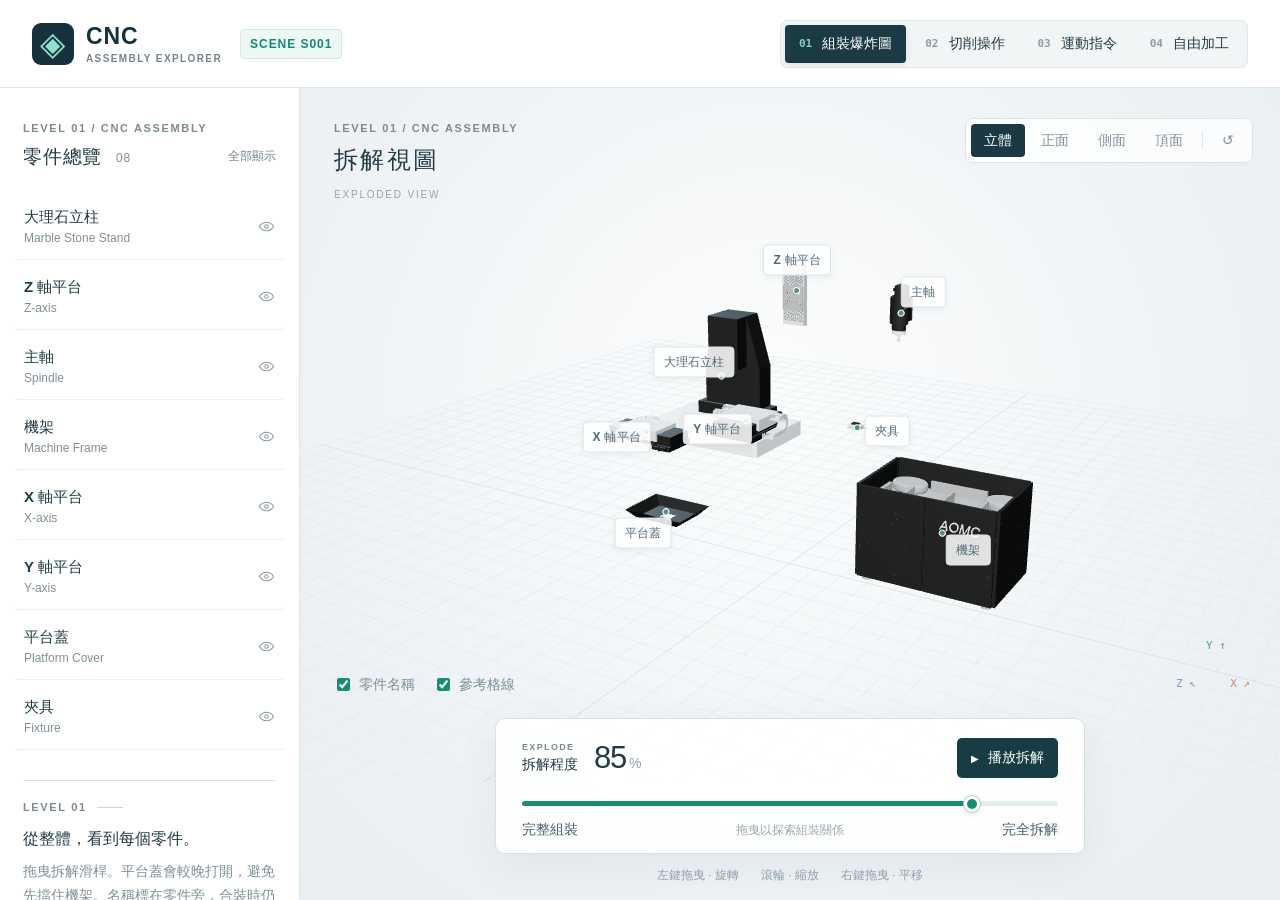
<file: index.html>
<!doctype html>
<html lang="zh-Hant">
<head>
  <meta charset="UTF-8"><meta name="viewport" content="width=device-width, initial-scale=1.0">
  <meta name="theme-color" content="#142e37">
  <title>S001 · CNC 組裝、切削與自由加工</title>
  <meta name="description" content="以 S001 原始模型學習 CNC 組裝、XYZ 手動切削和 A3200 AeroBasic 運動命令，自行編寫程式、預覽刀路，觀察直線、圓弧、貝茲及 PVT 刀痕。">
  <link rel="icon" type="image/svg+xml" href="data:image/svg+xml,%3Csvg xmlns='http://www.w3.org/2000/svg' viewBox='0 0 32 32'%3E%3Crect width='32' height='32' rx='7' fill='%23142e37'/%3E%3Cpath d='m16 5 11 6-11 6L5 11zm-11 12 11 6 11-6M5 23l11 6 11-6' fill='none' stroke='%2378e0cc' stroke-width='2'/%3E%3C/svg%3E">
  <link rel="stylesheet" href="./style.css?v=14">
  <script type="importmap">{"imports":{"three":"./vendor/three.module.js"}}</script>
</head>
<body>
<script>if(new URLSearchParams(location.search).get("demo")==="1")document.body.classList.add("demo-mode");</script>
<div class="demo-caption" id="demo-caption" aria-hidden="true"></div>
  <header class="topbar">
    <a class="brand" href="./" aria-label="CNC 組裝探索首頁"><span class="brandmark" aria-hidden="true">◈</span><span>CNC<span class="brand-sub">ASSEMBLY EXPLORER</span></span></a>
    <div class="project-name"><span class="scene-tag">SCENE S001</span><h1>組裝探索</h1></div>
    <nav class="level-tabs" aria-label="關卡選擇"><button id="level-one" class="level-tab active" aria-pressed="true"><b>01</b>組裝爆炸圖</button><button id="level-two" class="level-tab" aria-pressed="false"><b>02</b>切削操作</button><button id="level-three" class="level-tab" aria-pressed="false"><b>03</b>運動指令</button><button id="level-four" class="level-tab" aria-pressed="false"><b>04</b>自由加工</button></nav>
  </header>
  <main class="workspace">
    <aside class="parts-panel level-one-only" aria-label="零件清單">
      <div class="panel-heading"><div><span class="eyebrow">LEVEL 01 / CNC ASSEMBLY</span><h2>零件總覽 <span>08</span></h2></div><button id="show-all" class="text-button" title="顯示全部零件">全部顯示</button></div>
      <div id="parts" class="parts"></div>
      <section class="detail" aria-live="polite"><div class="detail-title"><span class="eyebrow" id="detail-index">LEVEL 01</span><span class="tiny-rule"></span></div><h3 id="detail-name">從整體，看到每個零件。</h3><p id="detail-description">拖曳拆解滑桿。平台蓋會較晚打開，避免先擋住機架。名稱標在零件旁，合裝時仍可讀。</p><div class="detail-actions" hidden><button id="isolate" class="outline-button">單獨顯示</button><button id="clear-selection" class="text-button">取消選取</button></div></section>
      <footer class="panel-footer"><span>S00 1 / VR2</span><span>3D MODEL STUDY</span></footer>
    </aside>
    <aside class="machining-panel level-two-only" aria-label="第二關加工控制">
      <div class="machine-heading"><span class="eyebrow">LEVEL 02 / MACHINING</span><h2>手動切削</h2><p>按一下微調，按住連續移動。</p></div>
      <div class="coordinates" aria-label="三軸位移，單位毫米"><div><b>X</b><output id="coord-x">0.000</output></div><div><b>Y</b><output id="coord-y">0.000</output></div><div><b>Z</b><output id="coord-z">0.000</output></div><span>相對 S001 初始位置 · mm</span></div>
      <div class="jog-controls" aria-label="六個軸向移動按鈕">
        <div class="jog-row"><span><b>X</b><small>平台</small></span><button class="jog-button" data-axis="x" data-sign="-1" aria-label="X 軸負向移動">X −</button><button class="jog-button" data-axis="x" data-sign="1" aria-label="X 軸正向移動">X ＋</button></div>
        <div class="jog-row"><span><b>Y</b><small>平台</small></span><button class="jog-button" data-axis="y" data-sign="-1" aria-label="Y 軸負向移動">Y −</button><button class="jog-button" data-axis="y" data-sign="1" aria-label="Y 軸正向移動">Y ＋</button></div>
        <div class="jog-row"><span><b>Z</b><small>主軸</small></span><button class="jog-button" data-axis="z" data-sign="-1" aria-label="Z 軸負向移動，下刀">Z −</button><button class="jog-button" data-axis="z" data-sign="1" aria-label="Z 軸正向移動，抬刀">Z ＋</button></div>
      </div>
      <div class="feed-options"><label>單次步距<select id="step"><option value="0.1">0.1 mm</option><option value="1" selected>1 mm</option><option value="5">5 mm</option></select></label><label>連續速度<select id="feed"><option value="2">2 mm/s</option><option value="10" selected>10 mm/s</option><option value="25">25 mm/s</option></select></label></div>
      <button id="spindle" class="spindle-button" aria-pressed="false">啟動主軸</button>
      <p id="cut-hint" class="cut-hint">啟動主軸，按住 Z− 下刀，再用 X／Y 移動工件。</p>
      <div class="machining-measures"><div><span>刀尖距原始頂面</span><output id="tool-gap">26.14 mm</output></div><div><span>最深刀痕</span><output id="cut-depth">0.00 mm</output></div><div><span>已移除體積</span><output id="cut-volume">0.0 mm³</output></div></div>
      <button id="reset-machining" class="reset-machining">↺ 重置位置與工件</button>
      <div class="stock-spec"><b>S001 · Mesh4 / Cutter4</b><span>工件 40 × 60 × 20 mm · 切削半徑 1 mm</span><span>X 帶動 Y 與工件，Z 帶動主軸與刀具。</span></div>
    </aside>
    <aside class="program-panel level-three-only" aria-label="第三關運動命令學習">
      <div class="program-heading"><span class="eyebrow">A3200 / AEROBASIC</span><h2>指令變成刀路</h2><p>6 個主要命令 · 7 種路徑練習</p></div>
      <div class="lesson-picker"><label for="lesson-select">選擇運動課題</label><div><select id="lesson-select"></select><button id="lesson-load">載入範例</button></div></div>
      <div class="lesson-card"><code id="lesson-command"></code><p id="lesson-behavior"></p><p id="lesson-tip"></p><details><summary>參數格式與來源</summary><code id="lesson-syntax"></code><small id="lesson-source"></small></details></div>
      <div class="program-editor-label"><label for="program-editor">AeroBasic 程式</label><span>每行一個命令</span></div>
      <textarea id="program-editor" class="program-editor" spellcheck="false" autocapitalize="off" autocomplete="off" aria-label="AeroBasic 程式編輯器"></textarea>
      <div class="program-options"><label><input id="program-restart" type="checkbox" checked>從初始位置重新加工</label><label><input id="program-cut" type="checkbox" checked>啟用刀具切削</label><label><input id="program-path" type="checkbox" checked>顯示預計路徑</label><label>播放速度<select id="program-speed" aria-label="程式播放速度"><option value="0.5">0.5×</option><option value="1" selected>1×</option><option value="2">2×</option><option value="4">4×</option></select></label></div>
      <div class="program-actions"><button id="program-validate">檢查程式</button><button id="program-run" class="primary">執行程式</button><button id="program-step">逐段執行</button><button id="program-pause" disabled>暫停</button><button id="program-stop" disabled>停止</button><button id="program-reset">重置工件</button></div>
      <p id="program-message" class="program-message" role="status" aria-live="polite"></p>
      <div class="program-progress"><b id="program-current">等待執行</b><span id="program-time">0.0 / 0.0 s</span><progress id="program-progress" max="100" value="0" aria-label="程式進度"></progress></div>
      <div class="program-coordinates"><div>X <output id="program-x">0.000</output></div><div>Y <output id="program-y">0.000</output></div><div>Z <output id="program-z">0.000</output></div><span>S001 軸位移 · mm｜工件頂面 Z ≈ −26.138</span></div>
      <div class="program-results"><span>最深刀痕 <output id="program-depth">0.00 mm</output></span><span>移除體積 <output id="program-volume">0.0 mm³</output></span></div>
      <details class="program-plan"><summary>逐行路徑與時間</summary><div id="program-lines"></div></details>
      <details class="program-reference"><summary>手冊命令與模擬範圍</summary><p>手冊 Motion 主分類列出 39 個條目，包含定位、等待、啟用等功能，並非 39 種刀路。此關呈現其中 6 個主要命令。</p><a href="./manual-reference.html" target="_blank" rel="noopener">查看完整 39 項命令與行為對照 ↗</a><p>ABSOLUTE／INCREMENTAL 切換絕對／增量座標。SECONDS／MINUTES 控制進給時間單位；DWELL 永遠是秒，PVT TIME 永遠是毫秒。</p><p>本關 METRIC＝mm、ENGLISH＝inch；未另設 F 時為 10 mm/s，RAPID 預設各軸 25 mm/s。這些是網頁練習設定。</p><p>依手冊的 AeroBasic 語法模擬路徑與頂面材料移除；未模擬伺服加減速、完整任務排程、切削力或倒扣。G 碼對照涉及 CNC Option，未確認實機授權。未知命令會指出行號，整段不會開始執行。</p></details>
    </aside>
    <aside class="program-panel level-four-only" aria-label="第四關自由加工">
      <div class="program-heading"><span class="eyebrow">LEVEL 04 / FREE MACHINING</span><h2>自由加工</h2><p>寫下自己的程式，確認刀路後開始切削。</p></div>
      <ol class="free-flow" aria-label="自由加工流程"><li class="current" aria-current="step"><b>1</b>輸入程式</li><li><b>2</b>載入刀路</li><li><b>3</b>確認執行</li></ol>
      <div class="program-editor-label"><label for="free-editor">AeroBasic 程式</label><span>每行一個命令</span></div>
      <textarea id="free-editor" class="program-editor" spellcheck="false" autocapitalize="off" autocomplete="off" aria-label="自由加工程式編輯器" placeholder="在此輸入或貼上 AeroBasic 程式。&#10;每行一個命令；載入刀路後再確認執行。"></textarea>
      <p class="free-origin-note">沿用 S001 軸位移：工件頂面約為 Z −26.138 mm；再往負向下刀會切入工件。載入刀路不會移動機台或重置工件。</p>
      <div class="program-options"><label><input id="free-restart" type="checkbox" checked>重置工件，從初始位置加工</label><label><input id="free-cut" type="checkbox" checked>啟用刀具切削</label><label><input id="free-path" type="checkbox" checked>顯示預計路徑</label><label>播放速度<select id="free-speed" aria-label="程式播放速度"><option value="0.5">0.5×</option><option value="1" selected>1×</option><option value="2">2×</option><option value="4">4×</option></select></label></div>
      <div class="program-actions"><button id="free-validate">載入刀路</button><button id="free-run" class="primary" disabled>確認並執行</button><button id="free-step" disabled>確認逐段</button><button id="free-pause" disabled>暫停</button><button id="free-stop" disabled>停止</button><button id="free-reset">重置工件</button></div>
      <p id="free-message" class="program-message" role="status" aria-live="polite"></p>
      <div class="program-progress"><b id="free-current">等待載入刀路</b><span id="free-time">0.0 / 0.0 s</span><progress id="free-progress" max="100" value="0" aria-label="程式進度"></progress></div>
      <div class="program-coordinates"><div>X <output id="free-x">0.000</output></div><div>Y <output id="free-y">0.000</output></div><div>Z <output id="free-z">0.000</output></div><span>S001 軸位移 · mm｜工件頂面 Z ≈ −26.138</span></div>
      <div class="program-results"><span>最深刀痕 <output id="free-depth">0.00 mm</output></span><span>移除體積 <output id="free-volume">0.0 mm³</output></span></div>
      <details class="program-plan"><summary>逐行路徑與時間</summary><div id="free-lines"></div></details>
      <details class="program-reference"><summary>可用命令與座標說明</summary><p>沿用第三關的 AeroBasic 數值命令：LINEAR、RAPID、CW、CCW、BEZIER QUAD／CUBIC、PVT。可混合使用，每行明確寫出命令。</p><p>LINEAR X… Y… Z… F…：直線。CW／CCW X… Y… I… J… F…：圓弧，I／J 是相對起點的圓心偏移。完整參數可在第三關查看。</p><p>ABSOLUTE／INCREMENTAL 切換絕對／增量座標；METRIC＝mm、ENGLISH＝inch。SECONDS／MINUTES 控制進給單位；DWELL 永遠是秒，PVT TIME 永遠是毫秒。</p><p>預設 METRIC、SECONDS、ABSOLUTE，F 為 10 mm/s。取消「重置工件」可從目前位置接續加工；修改程式或設定後，請重新載入刀路。</p><p>依 A3200 手冊模擬路徑與頂面切削。支援數值參數，不支援變數、迴圈、完整 CNC G 碼或倒扣；不支援的命令會顯示行號並阻止執行。</p><a href="./manual-reference.html" target="_blank" rel="noopener">查看完整 39 項命令與行為對照 ↗</a></details>
    </aside>
    <section class="viewer" aria-label="CNC 三維模型與加工視圖">
      <div class="viewport-heading"><div><span class="eyebrow" id="viewport-eyebrow">LEVEL 01 / CNC ASSEMBLY</span><h2 id="view-title">拆解視圖</h2></div><span id="view-state">EXPLODED VIEW</span></div>
      <div class="machine-view-switch machining-view"><button id="closeup" class="active">加工近景</button><button id="whole-machine">完整機台</button></div>
      <div class="view-tools" role="group" aria-label="視角"><button class="view-button active" data-view="iso">立體</button><button class="view-button" data-view="front">正面</button><button class="view-button" data-view="side">側面</button><button class="view-button" data-view="top">頂面</button><span class="tool-divider"></span><button id="reset-view" class="view-button" title="重設視角">↺<span class="sr-only">重設視角</span></button></div>
      <div id="canvas-wrap"><canvas id="canvas" aria-label="可拖曳旋轉的 CNC 模型" tabindex="0"></canvas><div id="labels" aria-hidden="true"></div></div>
      <div id="loading" class="loading"><span class="loader"></span><strong>正在載入 CNC 模型</strong><span>還原場景中的零件與位置</span></div>
      <div class="viewer-options level-one-only"><label><input id="labels-toggle" type="checkbox" checked>零件名稱</label><label><input id="grid-toggle" type="checkbox" checked>參考格線</label></div>
      <div class="axis-key" aria-hidden="true"><span class="axis-y">Y ↑</span><span class="axis-x">X ↗</span><span class="axis-z">Z ↖</span></div>
      <div class="explode-dock level-one-only">
        <div class="dock-top"><div class="dock-title"><span class="eyebrow">EXPLODE</span><label for="explode">拆解程度</label></div><output id="explode-value" for="explode">85<span>%</span></output><button id="play" class="play-button" aria-label="播放組裝與拆解動畫"><span id="play-icon">▶</span><span id="play-text">播放拆解</span></button></div>
        <input id="explode" type="range" min="0" max="100" value="85" step="1" aria-label="拆解程度">
        <div class="dock-bottom"><button id="assemble">完整組裝</button><span>拖曳以探索組裝關係</span><button id="explode-all">完全拆解</button></div>
      </div>
      <div class="cutting-status machining-view"><span id="machine-status">主軸停止</span><span class="cut-legend">青綠色標示已切削表面</span></div>
      <div class="interaction-hint"><span>左鍵拖曳 · 旋轉</span><span>滾輪 · 縮放</span><span>右鍵拖曳 · 平移</span></div>
      <div id="status" class="sr-only" role="status" aria-live="polite"></div>
    </section>
  </main>
  <script type="module" src="./app.js?v=15"></script>
</body>
</html>
</file>
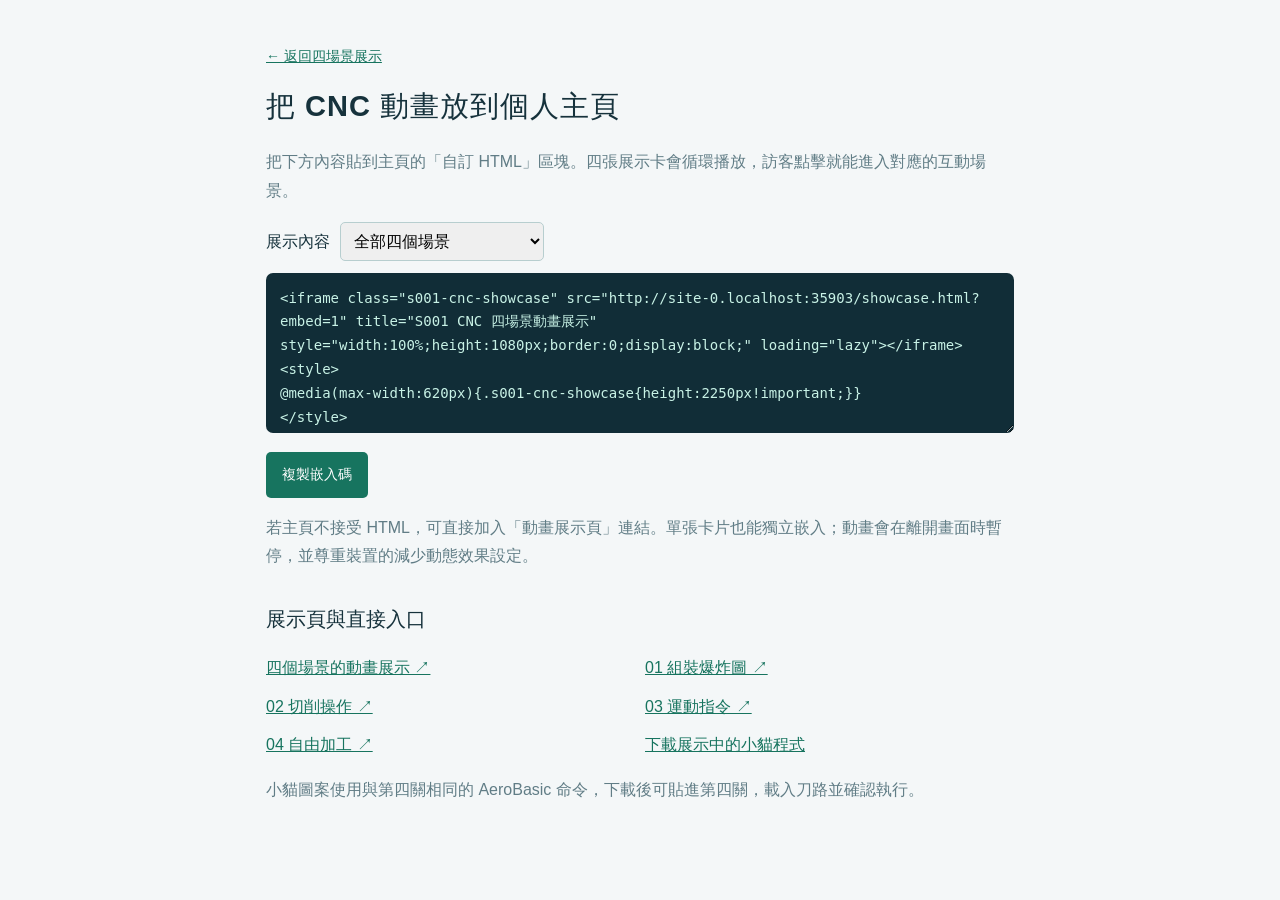
<file: embed.html>
<!doctype html>
<html lang="zh-Hant"><head><meta charset="utf-8"><meta name="viewport" content="width=device-width,initial-scale=1"><title>CNC 展示動畫 · 放到個人主頁</title><link rel="stylesheet" href="./showcase.css?v=1"><link rel="icon" href="data:image/svg+xml,%3Csvg xmlns='http://www.w3.org/2000/svg' viewBox='0 0 32 32'%3E%3Crect width='32' height='32' rx='7' fill='%23142e37'/%3E%3Cpath d='m16 5 11 6-11 6L5 11zm-11 12 11 6 11-6M5 23l11 6 11-6' fill='none' stroke='%2378e0cc' stroke-width='2'/%3E%3C/svg%3E"></head>
<body><main class="embed-guide"><a class="back" href="./showcase.html">← 返回四場景展示</a><h1>把 CNC 動畫放到個人主頁</h1><p>把下方內容貼到主頁的「自訂 HTML」區塊。四張展示卡會循環播放，訪客點擊就能進入對應的互動場景。</p>
<label for="embed-scene">展示內容</label><select id="embed-scene"><option value="all">全部四個場景</option><option value="1">01 組裝爆炸圖</option><option value="2">02 切削操作</option><option value="3">03 運動指令</option><option value="4">04 自由加工 · 小貓圖案</option></select>
<textarea id="embed-code" readonly aria-label="可複製的嵌入 HTML"></textarea><button id="copy-embed">複製嵌入碼</button><p id="copy-status" role="status"></p>
<p>若主頁不接受 HTML，可直接加入「動畫展示頁」連結。單張卡片也能獨立嵌入；動畫會在離開畫面時暫停，並尊重裝置的減少動態效果設定。</p>
<h2>展示頁與直接入口</h2><div class="links"><a href="./showcase.html">四個場景的動畫展示 ↗</a><a href="./?scene=1">01 組裝爆炸圖 ↗</a><a href="./?scene=2">02 切削操作 ↗</a><a href="./?scene=3">03 運動指令 ↗</a><a href="./?scene=4">04 自由加工 ↗</a><a href="./cat-program.txt" download>下載展示中的小貓程式</a></div>
<p>小貓圖案使用與第四關相同的 AeroBasic 命令，下載後可貼進第四關，載入刀路並確認執行。</p></main><script type="module" src="./embed.js"></script></body></html>
</file>
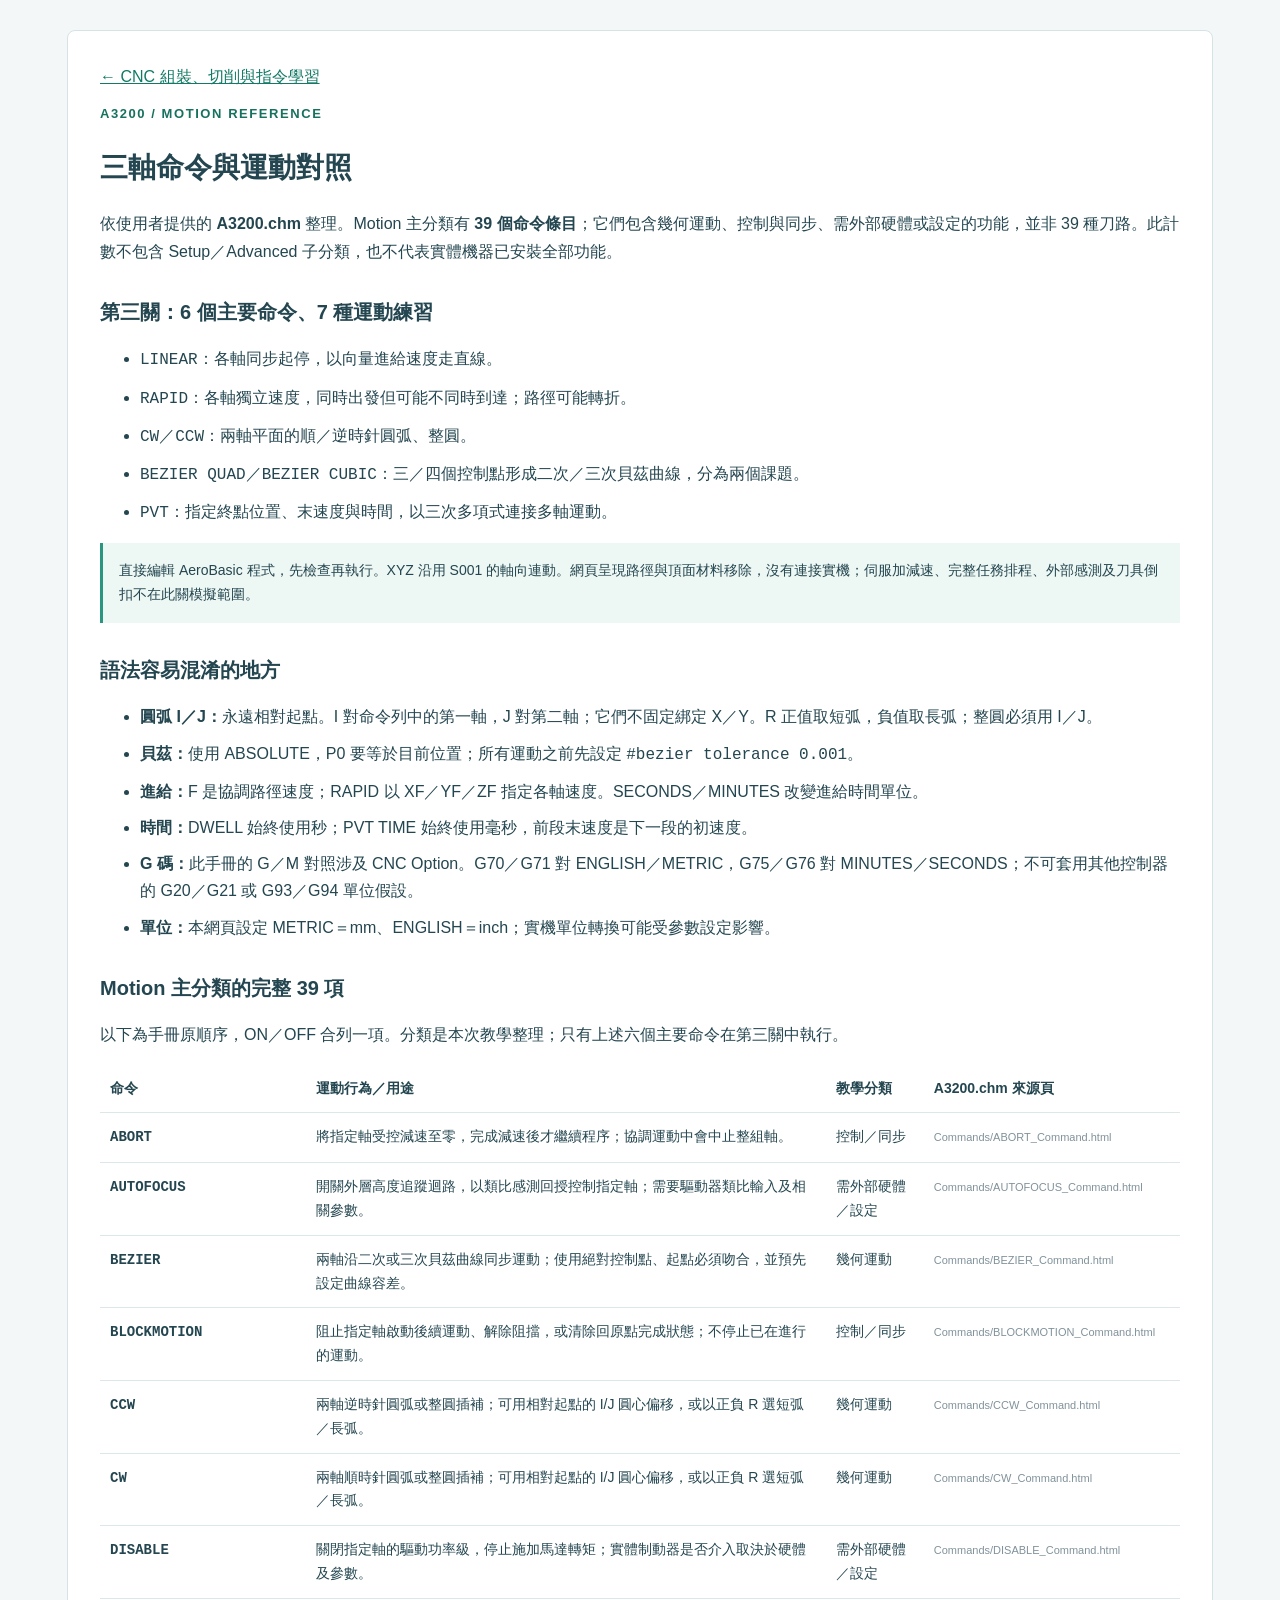
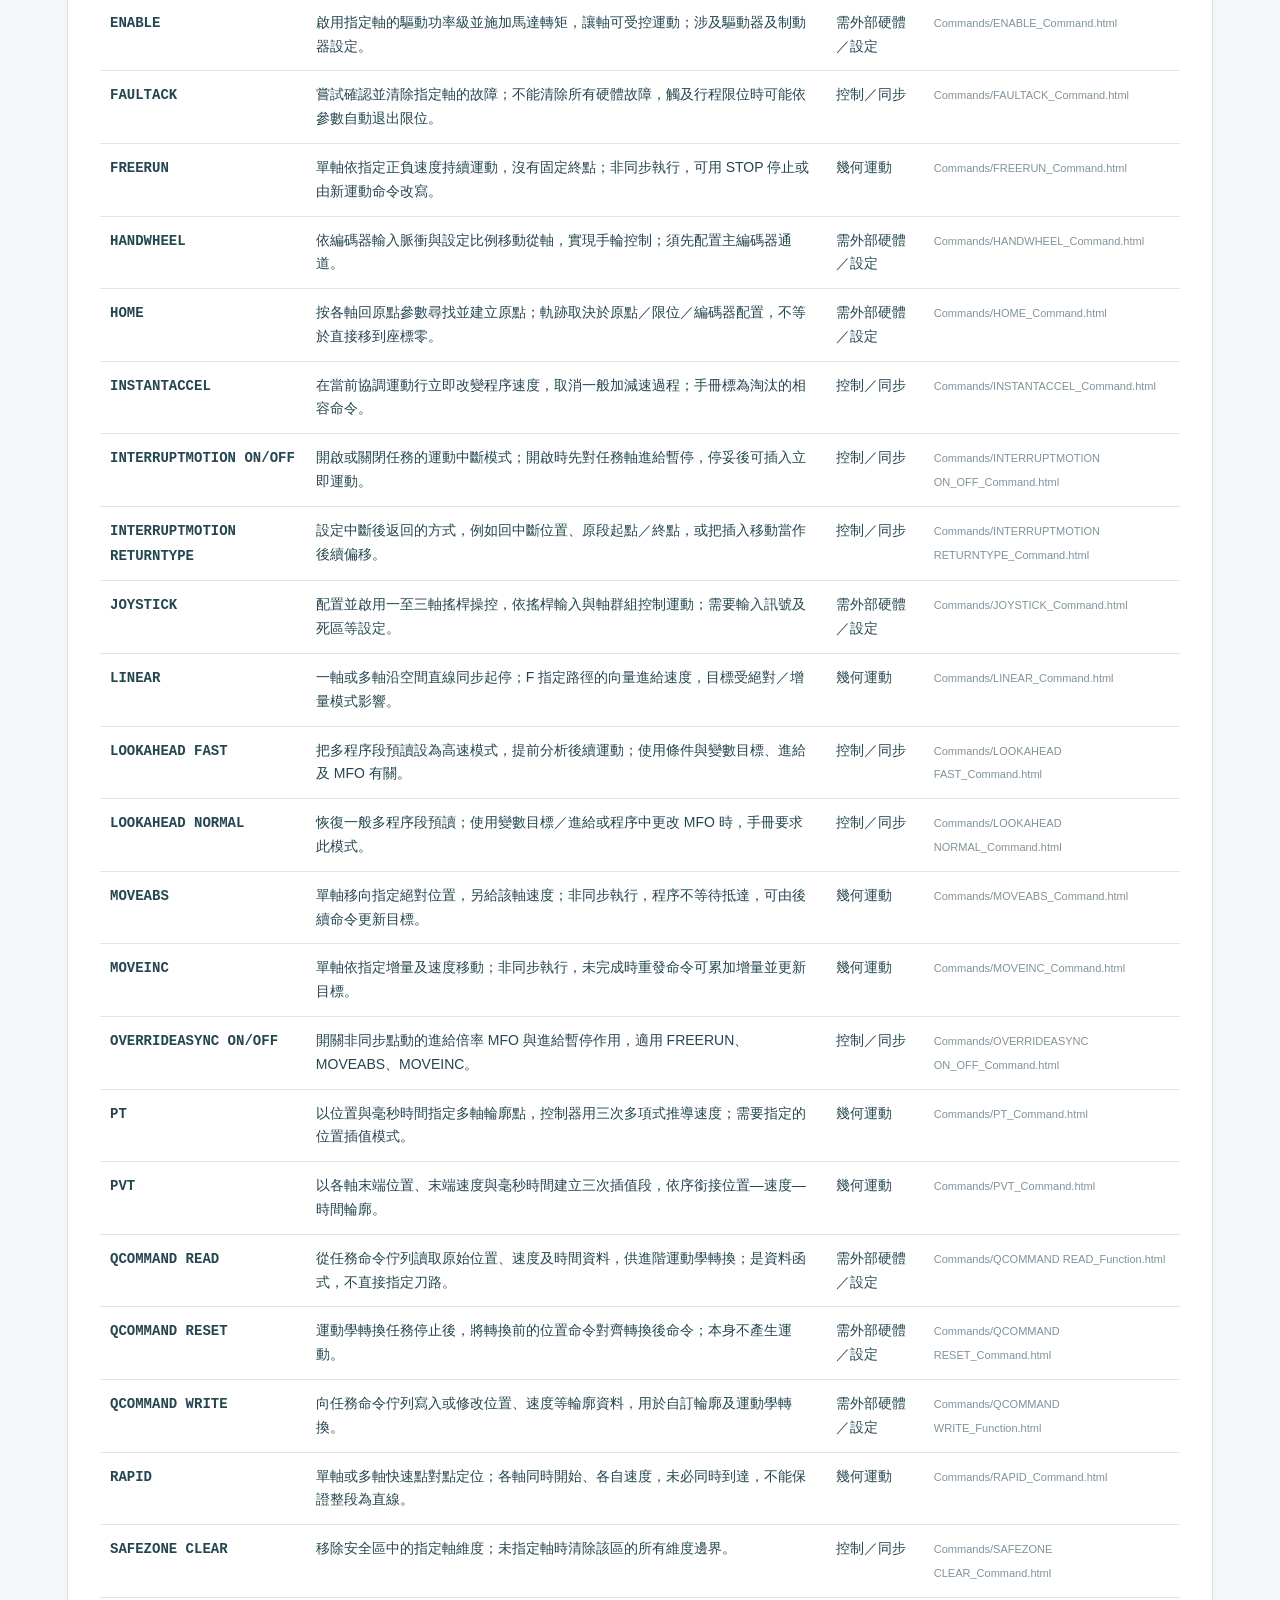
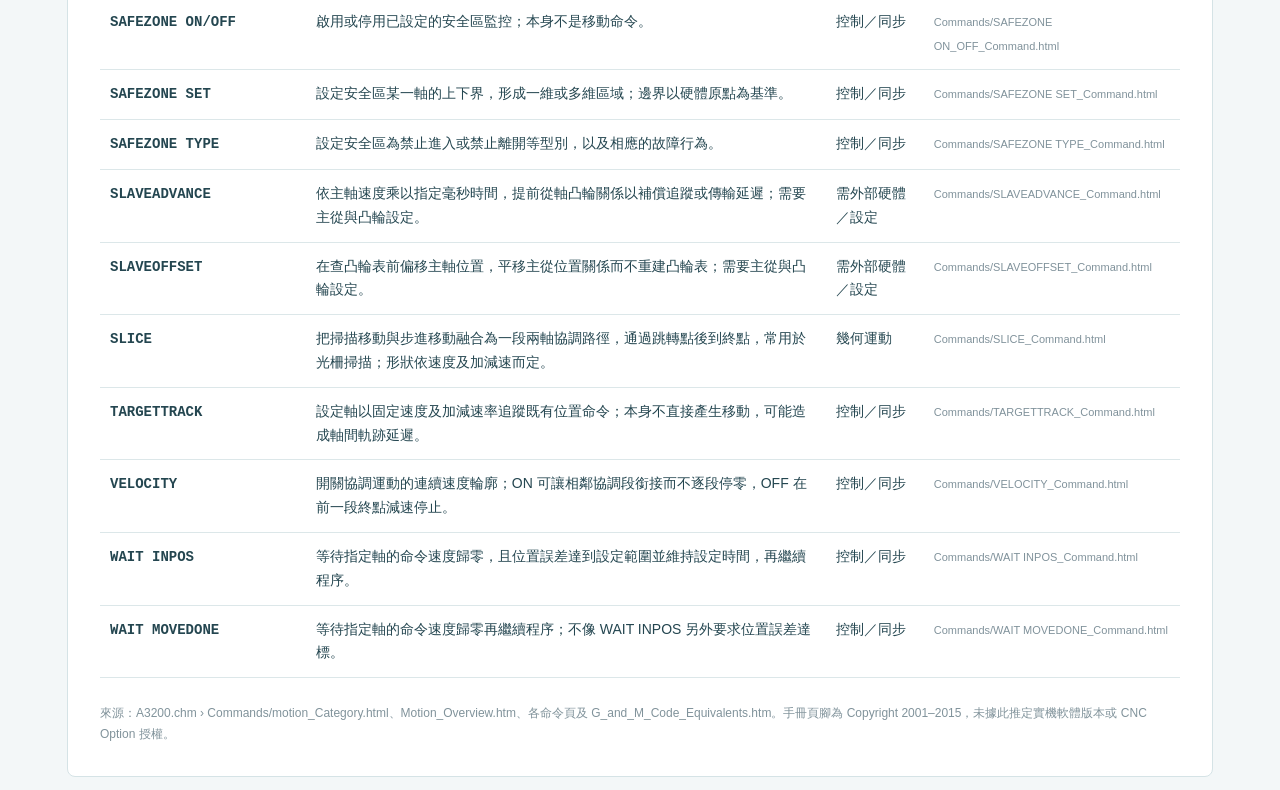
<file: manual-reference.html>
<!doctype html><html lang="zh-Hant"><meta charset="utf-8"><meta name="viewport" content="width=device-width,initial-scale=1"><title>A3200 三軸命令與運動對照</title><style>body{font-family:"Segoe UI","Microsoft JhengHei",sans-serif;color:#244650;background:#f3f7f8;margin:0;padding:30px 20px;line-height:1.7}main{max-width:1080px;margin:auto;background:white;padding:32px;border:1px solid #d5e3e6;border-radius:8px}a{color:#137a66}h1{font-size:28px}h2{font-size:20px;margin-top:30px}.badge{color:#17715f;font-size:13px;font-weight:700;letter-spacing:.12em}table{width:100%;border-collapse:collapse;font-size:14px}th,td{text-align:left;padding:12px 10px;border-bottom:1px solid #dce7e9;vertical-align:top}th{font-weight:600}td small{font-size:11px;color:#80929b;overflow-wrap:anywhere}.table-wrap{overflow:auto}code{font-family:Consolas,monospace}li{margin:9px 0}.note{padding:16px;border-left:3px solid #2a9680;background:#edf7f3;font-size:14px}footer{font-size:12px;color:#81939b;margin-top:25px}@media(max-width:650px){body{padding:12px}main{padding:18px}h1{font-size:22px}table{min-width:700px}}</style><main><a href="./">← CNC 組裝、切削與指令學習</a><p class="badge">A3200 / MOTION REFERENCE</p><h1>三軸命令與運動對照</h1><p>依使用者提供的 <b>A3200.chm</b> 整理。Motion 主分類有 <b>39 個命令條目</b>；它們包含幾何運動、控制與同步、需外部硬體或設定的功能，並非 39 種刀路。此計數不包含 Setup／Advanced 子分類，也不代表實體機器已安裝全部功能。</p><h2>第三關：6 個主要命令、7 種運動練習</h2><ul><li><code>LINEAR</code>：各軸同步起停，以向量進給速度走直線。</li><li><code>RAPID</code>：各軸獨立速度，同時出發但可能不同時到達；路徑可能轉折。</li><li><code>CW</code>／<code>CCW</code>：兩軸平面的順／逆時針圓弧、整圓。</li><li><code>BEZIER QUAD</code>／<code>BEZIER CUBIC</code>：三／四個控制點形成二次／三次貝茲曲線，分為兩個課題。</li><li><code>PVT</code>：指定終點位置、末速度與時間，以三次多項式連接多軸運動。</li></ul><div class="note">直接編輯 AeroBasic 程式，先檢查再執行。XYZ 沿用 S001 的軸向連動。網頁呈現路徑與頂面材料移除，沒有連接實機；伺服加減速、完整任務排程、外部感測及刀具倒扣不在此關模擬範圍。</div><h2>語法容易混淆的地方</h2><ul><li><b>圓弧 I／J：</b>永遠相對起點。I 對命令列中的第一軸，J 對第二軸；它們不固定綁定 X／Y。R 正值取短弧，負值取長弧；整圓必須用 I／J。</li><li><b>貝茲：</b>使用 ABSOLUTE，P0 要等於目前位置；所有運動之前先設定 <code>#bezier tolerance 0.001</code>。</li><li><b>進給：</b>F 是協調路徑速度；RAPID 以 XF／YF／ZF 指定各軸速度。SECONDS／MINUTES 改變進給時間單位。</li><li><b>時間：</b>DWELL 始終使用秒；PVT TIME 始終使用毫秒，前段末速度是下一段的初速度。</li><li><b>G 碼：</b>此手冊的 G／M 對照涉及 CNC Option。G70／G71 對 ENGLISH／METRIC，G75／G76 對 MINUTES／SECONDS；不可套用其他控制器的 G20／G21 或 G93／G94 單位假設。</li><li><b>單位：</b>本網頁設定 METRIC＝mm、ENGLISH＝inch；實機單位轉換可能受參數設定影響。</li></ul><h2>Motion 主分類的完整 39 項</h2><p>以下為手冊原順序，ON／OFF 合列一項。分類是本次教學整理；只有上述六個主要命令在第三關中執行。</p><div class="table-wrap"><table><thead><tr><th>命令</th><th>運動行為／用途</th><th>教學分類</th><th>A3200.chm 來源頁</th></tr></thead><tbody><tr><th><code>ABORT</code></th><td>將指定軸受控減速至零，完成減速後才繼續程序；協調運動中會中止整組軸。</td><td>控制／同步</td><td><small>Commands/ABORT_Command.html</small></td></tr><tr><th><code>AUTOFOCUS</code></th><td>開關外層高度追蹤迴路，以類比感測回授控制指定軸；需要驅動器類比輸入及相關參數。</td><td>需外部硬體／設定</td><td><small>Commands/AUTOFOCUS_Command.html</small></td></tr><tr><th><code>BEZIER</code></th><td>兩軸沿二次或三次貝茲曲線同步運動；使用絕對控制點、起點必須吻合，並預先設定曲線容差。</td><td>幾何運動</td><td><small>Commands/BEZIER_Command.html</small></td></tr><tr><th><code>BLOCKMOTION</code></th><td>阻止指定軸啟動後續運動、解除阻擋，或清除回原點完成狀態；不停止已在進行的運動。</td><td>控制／同步</td><td><small>Commands/BLOCKMOTION_Command.html</small></td></tr><tr><th><code>CCW</code></th><td>兩軸逆時針圓弧或整圓插補；可用相對起點的 I/J 圓心偏移，或以正負 R 選短弧／長弧。</td><td>幾何運動</td><td><small>Commands/CCW_Command.html</small></td></tr><tr><th><code>CW</code></th><td>兩軸順時針圓弧或整圓插補；可用相對起點的 I/J 圓心偏移，或以正負 R 選短弧／長弧。</td><td>幾何運動</td><td><small>Commands/CW_Command.html</small></td></tr><tr><th><code>DISABLE</code></th><td>關閉指定軸的驅動功率級，停止施加馬達轉矩；實體制動器是否介入取決於硬體及參數。</td><td>需外部硬體／設定</td><td><small>Commands/DISABLE_Command.html</small></td></tr><tr><th><code>ENABLE</code></th><td>啟用指定軸的驅動功率級並施加馬達轉矩，讓軸可受控運動；涉及驅動器及制動器設定。</td><td>需外部硬體／設定</td><td><small>Commands/ENABLE_Command.html</small></td></tr><tr><th><code>FAULTACK</code></th><td>嘗試確認並清除指定軸的故障；不能清除所有硬體故障，觸及行程限位時可能依參數自動退出限位。</td><td>控制／同步</td><td><small>Commands/FAULTACK_Command.html</small></td></tr><tr><th><code>FREERUN</code></th><td>單軸依指定正負速度持續運動，沒有固定終點；非同步執行，可用 STOP 停止或由新運動命令改寫。</td><td>幾何運動</td><td><small>Commands/FREERUN_Command.html</small></td></tr><tr><th><code>HANDWHEEL</code></th><td>依編碼器輸入脈衝與設定比例移動從軸，實現手輪控制；須先配置主編碼器通道。</td><td>需外部硬體／設定</td><td><small>Commands/HANDWHEEL_Command.html</small></td></tr><tr><th><code>HOME</code></th><td>按各軸回原點參數尋找並建立原點；軌跡取決於原點／限位／編碼器配置，不等於直接移到座標零。</td><td>需外部硬體／設定</td><td><small>Commands/HOME_Command.html</small></td></tr><tr><th><code>INSTANTACCEL</code></th><td>在當前協調運動行立即改變程序速度，取消一般加減速過程；手冊標為淘汰的相容命令。</td><td>控制／同步</td><td><small>Commands/INSTANTACCEL_Command.html</small></td></tr><tr><th><code>INTERRUPTMOTION ON/OFF</code></th><td>開啟或關閉任務的運動中斷模式；開啟時先對任務軸進給暫停，停妥後可插入立即運動。</td><td>控制／同步</td><td><small>Commands/INTERRUPTMOTION ON_OFF_Command.html</small></td></tr><tr><th><code>INTERRUPTMOTION RETURNTYPE</code></th><td>設定中斷後返回的方式，例如回中斷位置、原段起點／終點，或把插入移動當作後續偏移。</td><td>控制／同步</td><td><small>Commands/INTERRUPTMOTION RETURNTYPE_Command.html</small></td></tr><tr><th><code>JOYSTICK</code></th><td>配置並啟用一至三軸搖桿操控，依搖桿輸入與軸群組控制運動；需要輸入訊號及死區等設定。</td><td>需外部硬體／設定</td><td><small>Commands/JOYSTICK_Command.html</small></td></tr><tr><th><code>LINEAR</code></th><td>一軸或多軸沿空間直線同步起停；F 指定路徑的向量進給速度，目標受絕對／增量模式影響。</td><td>幾何運動</td><td><small>Commands/LINEAR_Command.html</small></td></tr><tr><th><code>LOOKAHEAD FAST</code></th><td>把多程序段預讀設為高速模式，提前分析後續運動；使用條件與變數目標、進給及 MFO 有關。</td><td>控制／同步</td><td><small>Commands/LOOKAHEAD FAST_Command.html</small></td></tr><tr><th><code>LOOKAHEAD NORMAL</code></th><td>恢復一般多程序段預讀；使用變數目標／進給或程序中更改 MFO 時，手冊要求此模式。</td><td>控制／同步</td><td><small>Commands/LOOKAHEAD NORMAL_Command.html</small></td></tr><tr><th><code>MOVEABS</code></th><td>單軸移向指定絕對位置，另給該軸速度；非同步執行，程序不等待抵達，可由後續命令更新目標。</td><td>幾何運動</td><td><small>Commands/MOVEABS_Command.html</small></td></tr><tr><th><code>MOVEINC</code></th><td>單軸依指定增量及速度移動；非同步執行，未完成時重發命令可累加增量並更新目標。</td><td>幾何運動</td><td><small>Commands/MOVEINC_Command.html</small></td></tr><tr><th><code>OVERRIDEASYNC ON/OFF</code></th><td>開關非同步點動的進給倍率 MFO 與進給暫停作用，適用 FREERUN、MOVEABS、MOVEINC。</td><td>控制／同步</td><td><small>Commands/OVERRIDEASYNC ON_OFF_Command.html</small></td></tr><tr><th><code>PT</code></th><td>以位置與毫秒時間指定多軸輪廓點，控制器用三次多項式推導速度；需要指定的位置插值模式。</td><td>幾何運動</td><td><small>Commands/PT_Command.html</small></td></tr><tr><th><code>PVT</code></th><td>以各軸末端位置、末端速度與毫秒時間建立三次插值段，依序銜接位置—速度—時間輪廓。</td><td>幾何運動</td><td><small>Commands/PVT_Command.html</small></td></tr><tr><th><code>QCOMMAND READ</code></th><td>從任務命令佇列讀取原始位置、速度及時間資料，供進階運動學轉換；是資料函式，不直接指定刀路。</td><td>需外部硬體／設定</td><td><small>Commands/QCOMMAND READ_Function.html</small></td></tr><tr><th><code>QCOMMAND RESET</code></th><td>運動學轉換任務停止後，將轉換前的位置命令對齊轉換後命令；本身不產生運動。</td><td>需外部硬體／設定</td><td><small>Commands/QCOMMAND RESET_Command.html</small></td></tr><tr><th><code>QCOMMAND WRITE</code></th><td>向任務命令佇列寫入或修改位置、速度等輪廓資料，用於自訂輪廓及運動學轉換。</td><td>需外部硬體／設定</td><td><small>Commands/QCOMMAND WRITE_Function.html</small></td></tr><tr><th><code>RAPID</code></th><td>單軸或多軸快速點對點定位；各軸同時開始、各自速度，未必同時到達，不能保證整段為直線。</td><td>幾何運動</td><td><small>Commands/RAPID_Command.html</small></td></tr><tr><th><code>SAFEZONE CLEAR</code></th><td>移除安全區中的指定軸維度；未指定軸時清除該區的所有維度邊界。</td><td>控制／同步</td><td><small>Commands/SAFEZONE CLEAR_Command.html</small></td></tr><tr><th><code>SAFEZONE ON/OFF</code></th><td>啟用或停用已設定的安全區監控；本身不是移動命令。</td><td>控制／同步</td><td><small>Commands/SAFEZONE ON_OFF_Command.html</small></td></tr><tr><th><code>SAFEZONE SET</code></th><td>設定安全區某一軸的上下界，形成一維或多維區域；邊界以硬體原點為基準。</td><td>控制／同步</td><td><small>Commands/SAFEZONE SET_Command.html</small></td></tr><tr><th><code>SAFEZONE TYPE</code></th><td>設定安全區為禁止進入或禁止離開等型別，以及相應的故障行為。</td><td>控制／同步</td><td><small>Commands/SAFEZONE TYPE_Command.html</small></td></tr><tr><th><code>SLAVEADVANCE</code></th><td>依主軸速度乘以指定毫秒時間，提前從軸凸輪關係以補償追蹤或傳輸延遲；需要主從與凸輪設定。</td><td>需外部硬體／設定</td><td><small>Commands/SLAVEADVANCE_Command.html</small></td></tr><tr><th><code>SLAVEOFFSET</code></th><td>在查凸輪表前偏移主軸位置，平移主從位置關係而不重建凸輪表；需要主從與凸輪設定。</td><td>需外部硬體／設定</td><td><small>Commands/SLAVEOFFSET_Command.html</small></td></tr><tr><th><code>SLICE</code></th><td>把掃描移動與步進移動融合為一段兩軸協調路徑，通過跳轉點後到終點，常用於光柵掃描；形狀依速度及加減速而定。</td><td>幾何運動</td><td><small>Commands/SLICE_Command.html</small></td></tr><tr><th><code>TARGETTRACK</code></th><td>設定軸以固定速度及加減速率追蹤既有位置命令；本身不直接產生移動，可能造成軸間軌跡延遲。</td><td>控制／同步</td><td><small>Commands/TARGETTRACK_Command.html</small></td></tr><tr><th><code>VELOCITY</code></th><td>開關協調運動的連續速度輪廓；ON 可讓相鄰協調段銜接而不逐段停零，OFF 在前一段終點減速停止。</td><td>控制／同步</td><td><small>Commands/VELOCITY_Command.html</small></td></tr><tr><th><code>WAIT INPOS</code></th><td>等待指定軸的命令速度歸零，且位置誤差達到設定範圍並維持設定時間，再繼續程序。</td><td>控制／同步</td><td><small>Commands/WAIT INPOS_Command.html</small></td></tr><tr><th><code>WAIT MOVEDONE</code></th><td>等待指定軸的命令速度歸零再繼續程序；不像 WAIT INPOS 另外要求位置誤差達標。</td><td>控制／同步</td><td><small>Commands/WAIT MOVEDONE_Command.html</small></td></tr></tbody></table></div><footer>來源：A3200.chm › Commands/motion_Category.html、Motion_Overview.htm、各命令頁及 G_and_M_Code_Equivalents.htm。手冊頁腳為 Copyright 2001–2015，未據此推定實機軟體版本或 CNC Option 授權。</footer></main></html>
</file>
<file: style.css>
:root{font-family:Inter,"Segoe UI","Noto Sans TC","Microsoft JhengHei",sans-serif;color:#213b44;background:#f4f6f7;font-synthesis:none;--ink:#16323c;--muted:#75838b;--line:#dfe6e9;--accent:#168973}*{box-sizing:border-box}body{margin:0}button,input{font:inherit}button{cursor:pointer}button:focus-visible,input:focus-visible,a:focus-visible,canvas:focus-visible{outline:3px solid #18a88d;outline-offset:4px}button{color:inherit}button:disabled{opacity:.45;cursor:default}button,a,input{-webkit-tap-highlight-color:transparent}.topbar{height:88px;display:flex;align-items:center;padding:0 32px;border-bottom:1px solid var(--line);background:white;gap:30px}.brand{display:flex;gap:12px;align-items:center;color:var(--ink);text-decoration:none;font-size:23px;font-weight:750;letter-spacing:.04em;min-width:255px}.brandmark{width:42px;height:42px;border-radius:9px;display:grid;place-items:center;background:var(--ink);color:#8de2cf;font-size:33px}.brand-sub{display:block;font-size:10px;letter-spacing:.14em;margin-top:3px;font-weight:600;color:var(--muted)}.project-name{display:flex;align-items:center;gap:20px}.scene-tag{font-size:12px;font-weight:700;letter-spacing:.08em;color:var(--accent);background:#edf8f4;border:1px solid #d6eae3;border-radius:4px;padding:7px 9px}h1{font-size:21px;font-weight:650;letter-spacing:.1em;margin:0}.source-tag{margin-left:auto;font-size:13px;color:var(--muted);display:flex;align-items:center;gap:9px}.source-square{width:7px;height:7px;border:1px solid #71838c}.workspace{display:grid;grid-template-columns:300px minmax(0,1fr);height:calc(100dvh - 88px);min-height:640px}.parts-panel{background:#fff;border-right:1px solid var(--line);display:flex;flex-direction:column;overflow-y:auto}.panel-heading{padding:30px 23px 23px;display:flex;justify-content:space-between;align-items:flex-end}.eyebrow{font-size:11px;letter-spacing:.15em;color:#7b8b94;font-weight:650}.panel-heading h2{font-size:19px;letter-spacing:.04em;margin:8px 0 0;font-weight:650}.panel-heading h2 span{font-size:12px;font-weight:500;vertical-align:middle;margin-left:8px;color:#849198}.text-button{border:0;background:transparent;font-size:12px;color:#70828a;padding:5px 0}.text-button:hover{color:#087f69}.parts{padding:0 13px}.part-row{position:relative;display:flex;align-items:center;min-height:67px;border:1px solid transparent;border-bottom-color:#edf0f2;border-radius:6px;margin-bottom:3px}.part-row:hover{background:#f4f8f9}.part-row.selected{background:#edf7f4;border-color:#d3e9e1}.part-row.selected:before{content:'';position:absolute;left:-14px;top:15px;bottom:15px;width:3px;background:#198e77;border-radius:0 3px 3px 0}.part-select{display:flex;align-items:center;gap:14px;flex:1;text-align:left;padding:13px 10px;border:0;background:none;min-width:0}.part-no{font-size:12px;color:#9aa7ad;font-family:Consolas,monospace}.part-name{font-size:15px;font-weight:600;display:block}.part-en{font-size:12px;color:#829098;display:block;margin-top:4px}.eye{background:none;border:0;padding:10px;display:grid;place-items:center;color:#8a9ba3}.eye svg{width:17px;height:17px}.part-row.hidden-part{opacity:.4}.selected .part-no,.selected .part-name{color:#097c64}.detail{margin:27px 23px 20px;border-top:1px solid var(--line);padding-top:20px}.detail-title{display:flex;align-items:center;gap:10px}.tiny-rule{height:1px;width:26px;background:#c9d7dd}.detail h3{font-size:16px;line-height:1.5;font-weight:600;margin:14px 0 9px}.detail p{font-size:13px;line-height:1.9;color:#809098;margin:0;min-height:50px}.detail-actions{display:flex;gap:15px;margin-top:15px}.detail-actions[hidden]{display:none}.outline-button{font-size:12px;border:1px solid #c8d9d5;background:white;border-radius:4px;padding:7px 12px;color:#277c6c}.panel-footer{display:flex;justify-content:space-between;padding:16px 23px;margin-top:auto;font-size:10px;color:#96a3ab;letter-spacing:.1em;border-top:1px solid #eff2f3}.viewer{position:relative;overflow:hidden;background:radial-gradient(ellipse at 48% 39%,#fcfdfd 0%,#edf1f4 72%,#e8eef1 100%);min-height:640px}.viewport-heading{position:absolute;top:30px;left:34px;z-index:2;pointer-events:none}.viewport-heading h2{font-size:24px;font-weight:500;letter-spacing:.1em;margin:8px 0}.viewport-heading>span{font-size:10px;letter-spacing:.18em;color:#95a4ad}.view-tools{position:absolute;right:27px;top:30px;display:flex;align-items:center;gap:3px;border:1px solid #dbe4e8;background:#ffffffc9;padding:5px;border-radius:7px;z-index:3;box-shadow:0 2px 3px #23435404}.view-button{border:0;background:transparent;padding:8px 13px;border-radius:4px;font-size:13px;color:#81919a;line-height:1.2}.view-button.active{background:#1b3943;color:#fff}.view-button:hover:not(.active){background:#e9f0f2;color:#16323c}.tool-divider{width:1px;height:17px;background:#dce5e9;margin:0 3px}#canvas-wrap{position:absolute;inset:0 0 118px}#canvas{display:block;width:100%;height:100%;touch-action:none}#labels{position:absolute;inset:0;pointer-events:none}.model-label{position:absolute;font-size:11px;font-weight:600;color:#526b78;background:#ffffffdd;padding:5px 8px 5px 6px;border:1px solid #dce5e9;border-radius:4px;white-space:nowrap;transform:translate(-50%,-50%);box-shadow:0 2px 7px #253e5010;display:flex;gap:6px;align-items:center}.model-label b{font-family:Consolas,monospace;color:#149478;border-right:1px solid #d5e5df;padding-right:6px}.model-label.selected-label{background:#153d39;color:#fff;border-color:#153d39}.model-label.selected-label b{color:#8ee6c9}.viewer-options{position:absolute;left:33px;bottom:206px;display:flex;gap:18px;z-index:3;font-size:12px;color:#7b8e98}.viewer-options label{display:flex;gap:6px;align-items:center;cursor:pointer}.viewer-options input{accent-color:#198c75;width:13px;height:13px}.axis-key{position:absolute;bottom:194px;right:30px;width:74px;height:67px;font:11px Consolas,monospace}.axis-y{position:absolute;left:30px;top:0;color:#509b7b}.axis-x{position:absolute;right:0;top:38px;color:#c98772}.axis-z{position:absolute;left:0;top:38px;color:#789abf}.explode-dock{position:absolute;bottom:46px;left:50%;transform:translateX(-50%);width:min(590px,calc(100% - 64px));padding:19px 26px 14px;background:#ffffffed;border:1px solid #d5e1e5;box-shadow:0 12px 40px #193e5010;border-radius:10px;z-index:4}.dock-top{display:flex;align-items:center;gap:16px}.dock-title{display:flex;flex-direction:column;gap:4px}.dock-title .eyebrow{font-size:9px}.dock-title label{font-size:14px;font-weight:600}.dock-top output{font-size:31px;font-weight:500;letter-spacing:-.04em;font-variant-numeric:tabular-nums}.dock-top output span{font-size:14px;color:#94a0a6;margin-left:3px}.play-button{margin-left:auto;background:#173d42;color:white;border:0;border-radius:5px;display:flex;gap:9px;align-items:center;padding:11px 14px;font-size:12px}.play-button:hover{background:#21605b}#play-icon{font-size:10px}#explode{appearance:none;display:block;width:100%;height:5px;margin:23px 0 15px;border-radius:9px;background:linear-gradient(to right,#178d75 60%,#e5ecee 60%);cursor:pointer}#explode::-webkit-slider-thumb{appearance:none;width:16px;height:16px;border:3px solid white;border-radius:50%;background:#178d75;box-shadow:0 0 0 1px #b8d1c9,0 2px 5px #194a4529}#explode::-moz-range-thumb{width:12px;height:12px;border:3px solid white;border-radius:50%;background:#178d75;box-shadow:0 0 0 1px #b8d1c9}.dock-bottom{display:flex;align-items:center;justify-content:space-between}.dock-bottom button{font-size:12px;background:none;border:0;padding:0;color:#44616a}.dock-bottom button:hover{color:#148b72}.dock-bottom>span{font-size:11px;color:#9aa8af}.interaction-hint{position:absolute;bottom:16px;width:100%;display:flex;justify-content:center;gap:22px;font-size:11px;color:#91a3ad}.loading{position:absolute;inset:0;z-index:10;background:#f0f5f7ed;display:flex;flex-direction:column;align-items:center;justify-content:center;gap:14px}.loading strong{font-size:17px;font-weight:500}.loading>span:not(.loader){font-size:13px;color:#8598a1}.loader{width:30px;height:30px;border:2px solid #d1e0e5;border-top-color:#188b76;border-radius:50%;animation:spin 1s linear infinite}.loading[hidden]{display:none}@keyframes spin{to{transform:rotate(360deg)}}.sr-only{position:absolute;width:1px;height:1px;overflow:hidden;clip:rect(0,0,0,0);white-space:nowrap}.error-msg{max-width:330px;line-height:1.8;text-align:center}
@media(min-width:1600px){.workspace{grid-template-columns:330px minmax(0,1fr)}.parts-panel{padding-top:10px}.part-row{min-height:75px}.brand{min-width:285px}.explode-dock{bottom:54px}.viewer-options{bottom:215px}}
@media(max-height:820px) and (min-width:761px){.topbar{height:72px}.workspace{height:calc(100dvh - 72px);min-height:610px}.viewer{min-height:610px}.panel-heading{padding-top:23px;padding-bottom:17px}.part-row{min-height:57px}.part-select{padding:8px 10px}.detail{margin-top:18px}.detail p{min-height:0}.panel-footer{display:none}}
@media(max-width:1050px){.topbar{padding:0 22px;gap:18px}.brand{min-width:220px}.brand-sub{font-size:9px}.workspace{grid-template-columns:260px minmax(0,1fr)}.parts{padding:0 9px}.panel-heading{padding-left:19px;padding-right:16px}.part-select{gap:9px}.part-name{font-size:14px}.part-en{font-size:11px}.detail{margin-left:19px;margin-right:19px}.view-tools{right:18px;top:28px}.view-button{padding:8px 9px}.viewport-heading{left:24px;top:85px}.viewport-heading h2{font-size:20px}.source-tag{display:none}.explode-dock{width:calc(100% - 38px);padding:17px 20px 14px}.viewer-options{left:22px}.dock-bottom>span{display:none}}
@media(max-width:760px){.topbar{height:70px;padding:0 16px;gap:14px}.brand{min-width:0;font-size:20px}.brandmark{height:36px;width:36px;font-size:29px}.brand-sub{display:none}.project-name{margin-left:auto;gap:10px}h1{font-size:16px;letter-spacing:.02em}.scene-tag{font-size:9px;padding:6px}.workspace{display:flex;flex-direction:column-reverse;height:auto;min-height:0}.viewer{height:calc(83dvh - 70px);min-height:540px;width:100%}.parts-panel{border-right:0;overflow:visible;border-top:1px solid var(--line)}.panel-heading{padding:24px 22px 14px}.parts{display:grid;grid-template-columns:1fr 1fr;padding:0 16px;gap:0 9px}.part-row{min-height:65px}.part-select{padding:10px 5px;gap:8px}.part-no{font-size:10px}.part-name{font-size:14px}.part-en{font-size:10px}.eye{padding:7px}.part-row.selected:before{display:none}.detail{margin-top:22px}.detail p{font-size:14px}.detail h3{font-size:17px}.panel-footer{display:flex}.viewport-heading{top:24px;left:23px}.viewport-heading h2{font-size:20px}.viewport-heading>span{display:none}.view-tools{top:95px;right:18px}.view-button{font-size:12px;padding:7px 10px}#canvas-wrap{inset:20px 0 116px}.viewer-options{bottom:196px;left:19px;gap:12px;font-size:11px}.axis-key{bottom:185px;right:17px;transform:scale(.8)}.explode-dock{bottom:42px;border-radius:8px}.dock-top output{font-size:28px}.interaction-hint{font-size:10px;gap:14px}.model-label{font-size:10px;padding:4px}.play-button{font-size:12px}.text-button,.outline-button{font-size:13px}}
@media(prefers-reduced-motion:reduce){.loader{animation:none}}
.model-label[hidden]{display:none}.model-label{font-size:12px}.part-en,.detail p,.viewer-options,.view-button,.dock-bottom button,.play-button{font-size:14px}.part-en{font-size:12px}.detail p{line-height:1.7}.interaction-hint{font-size:12px}.dock-bottom>span{font-size:12px}@media(max-width:760px){.model-label{font-size:11px}.viewer-options,.view-button{font-size:12px}.detail p{font-size:14px}}
.model-label{padding:5px 7px;z-index:2}.model-label b{border:0;padding:0}.model-label span{display:none}.model-label.selected-label span{display:block}.label-leader{position:absolute;height:1px;transform-origin:0 0;background:#8ba7b39c}.label-leader[hidden]{display:none}.label-leader:before{content:"";position:absolute;left:-2px;top:-2px;width:5px;height:5px;background:#559080;border:1px solid white;border-radius:50%}
.level-tabs{margin-left:auto;display:flex;gap:5px;padding:4px;background:#f1f5f6;border:1px solid #e1e9eb;border-radius:7px}.level-tab{border:0;background:none;border-radius:4px;padding:11px 16px;font-size:14px;display:flex;align-items:center;gap:10px;white-space:nowrap}.level-tab b{font-size:11px;color:#8b9fa6;font-family:Consolas,monospace}.level-tab.active{color:#fff;background:#1a3b43;box-shadow:0 2px 6px #16433316}.level-tab.active b{color:#86cfbc}.level-two-only{display:none!important}body[data-level="2"] .level-one-only{display:none!important}body[data-level="2"] .level-two-only{display:flex!important}.machining-panel{flex-direction:column;background:white;border-right:1px solid var(--line);padding:23px;overflow-y:auto;gap:16px}.machine-heading h2{font-size:21px;letter-spacing:.07em;margin:8px 0}.machine-heading p{font-size:13px;color:#7b8e97;margin:0}.coordinates{display:grid;grid-template-columns:1fr 1fr 1fr;gap:9px;background:#f1f5f6;border:1px solid #e0e8eb;padding:12px 10px;border-radius:6px}.coordinates>div{display:flex;flex-direction:column;gap:7px}.coordinates b{font-size:12px;color:#55998c}.coordinates output{font:18px Consolas,monospace;letter-spacing:-.07em}.coordinates>span{grid-column:1/-1;font-size:10px;color:#8b9da5;padding-top:2px}.jog-controls{display:flex;flex-direction:column;gap:9px}.jog-row{display:grid;grid-template-columns:35px 1fr 1fr;gap:8px;align-items:center}.jog-row>span{display:flex;flex-direction:column;gap:4px;font-size:15px;color:#3f6771}.jog-row small{font-size:10px;color:#82959e}.jog-button{height:55px;border:1px solid #cddce1;background:linear-gradient(#fff,#f4f7f8);border-radius:6px;font:600 20px Consolas,"Segoe UI",sans-serif;touch-action:none;user-select:none;-webkit-user-select:none}.jog-button:hover{border-color:#57a991;background:#e9f6f2}.jog-button.held,.jog-button:active{background:#1b7665;color:#fff;border-color:#1b7665;box-shadow:inset 0 2px 7px #00493830}.feed-options{display:grid;grid-template-columns:1fr 1fr;gap:10px}.feed-options label{display:flex;flex-direction:column;gap:7px;font-size:12px;color:#78909a}.feed-options select{font-size:14px;width:100%;background:white;border:1px solid #d8e3e6;border-radius:4px;color:#274951;padding:7px 4px}.spindle-button{padding:12px;border:0;border-radius:5px;background:#176d5a;color:white;font-weight:600;font-size:15px}.spindle-button[aria-pressed="true"]{background:#25434c}.cut-hint{font-size:13px;line-height:1.7;color:#6c858f;margin:0;min-height:44px}.machining-measures{display:flex;flex-direction:column;gap:11px;padding-top:15px;border-top:1px solid #e0e8eb}.machining-measures>div{display:flex;align-items:center;justify-content:space-between;gap:10px}.machining-measures span{font-size:12px;color:#84969e}.machining-measures output{font:13px Consolas,monospace;color:#305a62}.reset-machining{font-size:13px;border:1px solid #d9e3e6;border-radius:4px;background:white;padding:10px}.stock-spec{display:flex;flex-direction:column;gap:8px;margin-top:auto;padding-top:15px;border-top:1px solid #e5edef;font-size:11px;color:#8d9da5}.stock-spec b{font-size:11px;font-weight:600;color:#66818b}.stock-spec span{line-height:1.5}.machine-view-switch{position:absolute;top:130px;left:34px;z-index:3;gap:5px}.machine-view-switch button{font-size:12px;color:#708a94;background:#ffffffa8;border:1px solid #d9e5e7;border-radius:4px;padding:7px 10px}.machine-view-switch button.active{background:#dbede6;color:#277b67;border-color:#b9dace}.cutting-status{position:absolute;bottom:48px;left:30px;right:30px;padding:14px 18px;background:#ffffffdd;border:1px solid #d3e3e4;border-radius:6px;z-index:3;align-items:center;justify-content:space-between;gap:15px;font-size:14px;box-shadow:0 5px 20px #28433308}.cutting-status #machine-status[data-cutting="true"]{color:#148565;font-weight:650}.cut-legend{font-size:12px;color:#90a0a5}.cut-legend:before{content:'';display:inline-block;width:8px;height:8px;background:#4ca899;margin-right:7px}.source-tag{display:none}body[data-level="2"] #canvas-wrap{inset:0 0 65px}body[data-level="2"] .axis-key{bottom:105px}
@media(max-width:1150px){.topbar{gap:15px}.brand{min-width:0}.project-name h1{display:none}.level-tab{padding:10px 13px}.brand-sub{display:none}.machining-panel{padding:20px 17px}.machine-view-switch{left:24px;top:175px}}
@media(max-width:760px){.topbar{height:auto;min-height:70px;flex-wrap:wrap;padding:13px 15px;gap:12px}.level-tabs{width:100%;order:3;margin-left:0;padding:3px}.level-tab{flex:1;justify-content:center;padding:9px 12px}.project-name h1{display:block}.level-tab b{font-size:12px}.machining-panel{padding:18px 20px;overflow:visible;gap:13px}.machine-heading p{font-size:13px}body[data-level="2"] .workspace{display:flex;flex-direction:column-reverse}body[data-level="2"] .viewer{height:46dvh;min-height:290px;position:sticky;top:0;z-index:6;border-bottom:1px solid #d5e1e5}body[data-level="2"] .viewport-heading{top:17px;left:18px}body[data-level="2"] .viewport-heading h2{font-size:18px}body[data-level="2"] .view-tools{top:18px;right:14px}body[data-level="2"] .machine-view-switch{top:91px;left:18px;flex-direction:column}body[data-level="2"] .machine-view-switch button{font-size:10px;padding:5px 8px}body[data-level="2"] .cutting-status{bottom:12px;left:14px;right:14px;padding:9px 12px;font-size:12px}body[data-level="2"] .cut-legend{font-size:10px}body[data-level="2"] .interaction-hint,body[data-level="2"] .axis-key{display:none}body[data-level="2"] #canvas-wrap{inset:0 0 35px}.jog-controls{display:grid;grid-template-columns:repeat(3,1fr);gap:10px}.jog-row{display:grid;grid-template-columns:1fr 1fr;gap:6px}.jog-row>span{grid-column:1/-1;flex-direction:row;align-items:center;justify-content:center;gap:6px}.jog-button{height:49px;font-size:18px}.coordinates{padding:10px 12px}.coordinates>div{flex-direction:row;align-items:center;justify-content:space-between}.coordinates output{font-size:18px;letter-spacing:-.02em}.coordinates>span{font-size:10px}.stock-spec{margin-top:0}.feed-options{grid-template-columns:1fr 1fr}.cut-hint{min-height:0}.machine-heading{display:none}.machining-measures{padding-top:12px}.spindle-button{padding:12px}.machining-measures output{font-size:14px}.view-tools{font-size:12px}}
@media(max-width:420px){body[data-level="2"] .viewport-heading .eyebrow{font-size:8px}body[data-level="2"] .view-button{font-size:11px;padding:7px}.coordinates output{font-size:16px}.jog-controls{gap:7px}.jog-button{font-size:16px}.cut-legend{max-width:95px;line-height:1.5}}
@media(max-width:760px){body[data-level="2"] .viewer{height:42dvh;min-height:220px}.jog-button{scroll-margin-top:calc(max(42dvh,220px) + 24px)}.jog-controls{position:sticky;bottom:8px;z-index:9;background:#fff;padding:9px;border:1px solid #d8e6e7;border-radius:7px;box-shadow:0 4px 20px #143e4214}body[data-level="2"] .machining-panel{padding-bottom:32px}}
.level-three-only,.level-four-only,.machining-view{display:none!important}
body:is([data-level="3"],[data-level="4"]) .level-one-only{display:none!important}
body[data-level="3"] .level-three-only{display:flex!important}
body[data-level="2"] .machining-view,body:is([data-level="3"],[data-level="4"]) .machining-view{display:flex!important}
body:is([data-level="3"],[data-level="4"]) .workspace{grid-template-columns:390px minmax(0,1fr)}
body:is([data-level="3"],[data-level="4"]) #canvas-wrap{inset:0 0 65px}
body:is([data-level="3"],[data-level="4"]) .axis-key{display:none}
.program-panel{min-width:0;flex-direction:column;gap:16px;padding:24px;background:#fff;border-right:1px solid var(--line);overflow-y:auto;scrollbar-gutter:stable}
.program-heading h2{font-size:23px;letter-spacing:.04em;margin:8px 0}.program-heading p{font-size:14px;color:#718690;margin:0}
.lesson-picker>label{display:block;font-size:14px;font-weight:600;margin-bottom:8px}.lesson-picker>div{display:flex;gap:8px}.lesson-picker select{min-width:0;flex:1;padding:9px 7px;border:1px solid #bed3da;border-radius:5px;background:white;color:#294852;font-size:14px}.lesson-picker button{padding:8px;border:1px solid #cddcdf;border-radius:5px;background:#f0f6f5;font-size:14px;white-space:nowrap}
.lesson-card{border-left:3px solid #248778;padding:12px 14px;background:#eef6f3;border-radius:0 5px 5px 0}.lesson-card>code{font-size:17px;font-weight:700;color:#147a66}.lesson-card p{font-size:14px;line-height:1.65;margin:9px 0 0;color:#375b64}.lesson-card p+p{color:#648087}.lesson-card details{margin-top:12px;font-size:13px}.lesson-card summary{cursor:pointer;color:#39766d}.lesson-card details code{display:block;white-space:pre-wrap;overflow-wrap:anywhere;line-height:1.65;background:white;padding:10px;margin-top:8px;font-size:13px}.lesson-card small{display:block;margin-top:8px;color:#73868d;font-size:12px;overflow-wrap:anywhere}
.program-editor-label{display:flex;align-items:center;justify-content:space-between;font-size:14px;font-weight:600}.program-editor-label span{font-size:12px;font-weight:400;color:#85969d}
.program-editor{width:100%;min-height:265px;resize:vertical;border:1px solid #1f444e;border-radius:6px;background:#112d37;color:#c8f2e6;padding:15px 12px;font:14px/1.7 Consolas,"Courier New",monospace;tab-size:2;white-space:pre;overflow:auto;margin-top:-8px}
textarea:focus-visible,select:focus-visible{outline:3px solid #18a88d;outline-offset:2px}
.program-options{display:grid;grid-template-columns:1fr 1fr;gap:10px;font-size:13px;line-height:1.5;color:#56747c}.program-options label{display:flex;align-items:center;gap:5px}.program-options input{accent-color:#178770}.program-options select{margin-left:4px;border:1px solid #c8dadd;background:white;padding:3px;color:#42636b;font-size:13px}
.program-actions{display:grid;grid-template-columns:repeat(3,1fr);gap:7px}.program-actions button{font-size:14px;min-height:40px;border:1px solid #cddce1;border-radius:5px;background:#fff;padding:8px 3px}.program-actions .primary{background:#17745f;color:white;border-color:#17745f;font-weight:600}.program-actions button:hover:not(:disabled){filter:brightness(.96)}
.program-message{font-size:14px;line-height:1.65;color:#2f7d69;margin:0;overflow-wrap:anywhere}.program-message[data-error="true"]{color:#a44130;background:#fff0e9;padding:10px;border-left:3px solid #d57356;border-radius:3px}
.program-progress{display:flex;flex-wrap:wrap;justify-content:space-between;gap:8px;font-size:12px;color:#6f868e}.program-progress b{color:#315c68;font-size:13px;font-weight:500}.program-progress progress{width:100%;height:6px;accent-color:#14826c}.program-coordinates{display:grid;grid-template-columns:repeat(3,1fr);gap:9px;background:#eff5f6;padding:11px;border-radius:5px;font-size:12px;color:#5e858c}.program-coordinates>div{display:flex;flex-direction:column;gap:5px}.program-coordinates output{font:17px Consolas,monospace;color:#254951}.program-coordinates>span{grid-column:1/-1;font-size:11px;color:#7e9199;line-height:1.5}.program-results{display:flex;flex-wrap:wrap;justify-content:space-between;gap:9px;font-size:13px;color:#67818b}.program-results output{color:#234e58;font:14px Consolas,monospace}
.program-plan,.program-reference{font-size:14px;border-top:1px solid #dce6e8;padding-top:13px}.program-plan summary,.program-reference summary{cursor:pointer;color:#476d78}.program-line{display:grid;grid-template-columns:22px minmax(0,1fr) 48px;gap:6px;border-bottom:1px solid #e7edf0;padding:9px 3px;font-size:11px;align-items:start}.program-line b{color:#9caab1;font-weight:400}.program-line code{overflow-wrap:anywhere;white-space:pre-wrap;font-size:12px}.program-line>span{color:#879aa2;text-align:right}.program-line.executing{background:#e0f4ec;color:#176750}.program-reference p{font-size:13px;line-height:1.7;color:#738891}.program-reference a{color:#1a7867;font-size:13px;line-height:1.8}
@media(min-width:1151px) and (max-width:1390px){.topbar{gap:18px}.brand{min-width:180px}.project-name h1{display:none}.level-tab{padding:10px 14px}}
@media(max-width:1050px) and (min-width:761px){body:is([data-level="3"],[data-level="4"]) .workspace{grid-template-columns:350px minmax(0,1fr)}.program-panel{padding:20px 18px}.program-options{font-size:12px}.program-heading h2{font-size:21px}}
@media(max-width:760px){.level-tab{gap:6px;padding:10px 5px;font-size:12px}.level-tab b{font-size:11px}.program-panel{padding:20px;overflow:visible;border-right:0;gap:14px}.program-heading{display:none}body:is([data-level="3"],[data-level="4"]) .workspace{display:flex;flex-direction:column-reverse}body:is([data-level="3"],[data-level="4"]) .viewer{position:sticky;top:0;height:42dvh;min-height:220px;z-index:6;border-bottom:1px solid #cddde1}body:is([data-level="3"],[data-level="4"]) .viewport-heading{top:17px;left:18px}body:is([data-level="3"],[data-level="4"]) .viewport-heading h2{font-size:18px}body:is([data-level="3"],[data-level="4"]) .view-tools{top:18px;right:14px}body:is([data-level="3"],[data-level="4"]) .machine-view-switch{top:91px;left:18px;flex-direction:column}body:is([data-level="3"],[data-level="4"]) .machine-view-switch button{font-size:10px;padding:5px 8px}body:is([data-level="3"],[data-level="4"]) .cutting-status{bottom:12px;left:14px;right:14px;padding:9px 12px;font-size:12px}body:is([data-level="3"],[data-level="4"]) .cut-legend{font-size:10px}body:is([data-level="3"],[data-level="4"]) .interaction-hint{display:none}body:is([data-level="3"],[data-level="4"]) #canvas-wrap{inset:0 0 35px}.program-actions{position:sticky;bottom:8px;background:white;padding:9px;border:1px solid #d6e3e6;border-radius:7px;z-index:9;box-shadow:0 3px 16px #173b4520}.program-panel button,.program-panel textarea,.program-panel select,.program-message{scroll-margin-top:calc(max(42dvh,220px) + 16px)}.program-options{font-size:13px}.program-editor{min-height:230px;font-size:14px}}
@media(max-width:420px){body:is([data-level="3"],[data-level="4"]) .viewport-heading .eyebrow{font-size:8px}body:is([data-level="3"],[data-level="4"]) .view-button{font-size:11px;padding:7px}.program-panel{padding:17px 14px}.program-options{font-size:12px;column-gap:5px}.program-actions button{font-size:13px}.program-coordinates output{font-size:16px}}
@media(max-width:760px){body:is([data-level="3"],[data-level="4"])[data-program-status="idle"] .viewer{position:relative}body:is([data-level="3"],[data-level="4"])[data-program-status="idle"] .program-panel button,body:is([data-level="3"],[data-level="4"])[data-program-status="idle"] .program-panel select,body:is([data-level="3"],[data-level="4"])[data-program-status="idle"] .program-panel textarea{scroll-margin-top:16px}}

body[data-level="4"] .level-four-only{display:flex!important}
.free-flow{display:grid;grid-template-columns:repeat(3,1fr);gap:6px;list-style:none;padding:0;margin:0 0 2px;font-size:14px;color:#70888e}
.free-flow li{display:flex;align-items:center;justify-content:center;gap:6px;padding:10px 3px;border-bottom:2px solid #e0e9eb;white-space:nowrap}
.free-flow b{font:13px Consolas,monospace}.free-flow .current{color:#14745f;border-color:#168973;font-weight:600}
.free-origin-note{margin:-4px 0 0;font-size:14px;line-height:1.7;color:#64818a}
.level-four-only .program-options{grid-template-columns:1fr 1fr}.level-four-only .program-options label:first-child{grid-column:1/-1}
.level-four-only .program-actions{grid-template-columns:repeat(2,1fr)}
.level-four-only .program-actions #free-validate{border-color:#168973;color:#14745f;font-weight:600}
.program-editor::placeholder{color:#86aaa9;white-space:pre-wrap}
@media(max-width:760px){.level-four-only .program-actions{grid-template-columns:repeat(3,1fr)}}
@media(max-width:900px) and (min-width:761px){.scene-tag{display:none}.level-tab{padding:10px 9px}.topbar{gap:10px}}
@media(max-width:420px){.level-tabs{display:grid;grid-template-columns:repeat(2,1fr)}.level-tab{font-size:14px;padding:9px}.free-flow{font-size:13px}.free-origin-note{font-size:13px}}

.demo-caption{display:none}
body.demo-mode{overflow:hidden;background:transparent}
body.demo-mode .topbar,body.demo-mode .workspace>aside,body.demo-mode .viewer>div:not(#canvas-wrap):not(#loading){display:none!important}
body.demo-mode .workspace{display:block!important;height:100dvh!important;min-height:0!important}
body.demo-mode .viewer{position:relative!important;top:auto!important;width:100%;height:100dvh!important;min-height:0!important;border:0!important}
body.demo-mode #canvas-wrap{inset:0!important}
body.demo-mode #canvas{pointer-events:none}
body.demo-mode .demo-caption{display:block;position:fixed;left:50%;transform:translateX(-50%);width:max-content;max-width:calc(100% - 28px);bottom:13px;z-index:12;padding:4px 9px;border:1px solid #d6e4e3;border-radius:5px;background:#fffffff0;font:12px/1.5 Consolas,"Microsoft JhengHei",monospace;color:#2c7468;text-align:center;letter-spacing:.025em;pointer-events:none}
body.demo-mode .loading strong{font-size:14px}body.demo-mode .loading>span:not(.loader){display:none}

.part-no{display:none}
.model-label b{display:none}
.model-label span{display:block!important;font-weight:650;letter-spacing:.02em}
.model-label{padding:6px 9px;max-width:148px;white-space:nowrap}
.model-label.selected-label{background:#153d39;color:#fff;border-color:#153d39}
</file>
<file: showcase.css>
:root{font-family:"Segoe UI","Microsoft JhengHei",sans-serif;color:#16323c;background:#f4f7f8;font-synthesis:none}*{box-sizing:border-box}body{margin:0}.showcase{max-width:1160px;margin:auto;padding:46px 28px 26px}.showcase-heading{display:flex;align-items:center;justify-content:space-between;gap:24px;margin-bottom:28px}.eyebrow,.scene-category{font-size:12px;font-weight:650;letter-spacing:.14em;color:#5e8387}h1{font-size:clamp(24px,3vw,35px);font-weight:600;letter-spacing:.035em;margin:9px 0 12px}.showcase-heading p{font-size:16px;color:#748a92;margin:0;line-height:1.6}button{font:inherit;color:inherit;cursor:pointer}#motion-toggle{white-space:nowrap;padding:10px 15px;border:1px solid #b7cecf;border-radius:6px;background:transparent;font-size:14px}a{color:inherit}button:focus-visible,a:focus-visible{outline:3px solid #198c77;outline-offset:5px}.scene-grid{display:grid;grid-template-columns:repeat(2,minmax(0,1fr));gap:24px}.scene-card{display:block;text-decoration:none;background:white;border:1px solid #d5e2e5;border-radius:12px;overflow:hidden;transition:border-color .2s,box-shadow .2s}.scene-card:hover{border-color:#5aab98;box-shadow:0 10px 32px #214b4311}.scene-preview{position:relative;aspect-ratio:16/10;background:radial-gradient(ellipse at center,#fff,#e6edf0);overflow:hidden}.scene-preview iframe{width:100%;height:100%;border:0;pointer-events:none;display:block}.scene-number{position:absolute;left:20px;top:16px;font:15px Consolas,monospace;letter-spacing:.06em;color:#477577;background:#ffffffbf;border:1px solid #d6e6e7;border-radius:5px;padding:6px 9px}.scene-caption{display:flex;align-items:center;justify-content:space-between;gap:12px;padding:23px 24px 25px;border-top:1px solid #e2ebed}.scene-category{font-size:11px}.scene-caption h2{font-size:23px;font-weight:600;margin:8px 0}.scene-caption p{font-size:15px;line-height:1.65;color:#6a858d;margin:0}.enter{font-size:27px;color:#1b7d6b;transition:transform .2s}.scene-card:hover .enter{transform:translate(2px,-2px)}.pattern-tag{position:absolute;right:16px;top:18px;font-size:12px;letter-spacing:.04em;color:#287763;background:#e7f6efdb;padding:7px 10px;border-radius:4px}.cat-card{border-color:#aacfc3}.showcase-footer{display:flex;justify-content:space-between;gap:20px;font-size:13px;color:#799098;line-height:1.6;margin-top:23px}.showcase-footer a{color:#247867;text-underline-offset:4px}.embedded{background:transparent}.embedded .showcase{padding:8px}.embedded .showcase-heading{justify-content:flex-end;margin:0 0 10px}.embedded .showcase-heading>div,.embedded .showcase-footer{display:none}.embedded #motion-toggle{padding:6px 10px;font-size:13px}.single .scene-grid{grid-template-columns:1fr}.single .showcase{max-width:620px}.single .scene-card[hidden]{display:none}.embed-guide{max-width:800px;margin:0 auto;padding:42px 26px;line-height:1.8}.embed-guide h1{font-size:29px}.embed-guide h2{font-size:20px;margin-top:30px}.embed-guide textarea{width:100%;height:160px;padding:14px;font:14px/1.7 Consolas,monospace;background:#112d37;color:#c8f2e6;border:0;border-radius:7px;resize:vertical}.embed-guide button{padding:10px 16px;background:#17745f;color:white;border:0;border-radius:5px;font-size:14px;margin-top:10px}.embed-guide .links{display:grid;grid-template-columns:1fr 1fr;gap:10px}.embed-guide .links a{color:#17745f}.embed-guide p{color:#617d86}.embed-guide .back{font-size:14px;color:#17745f}.embed-guide #copy-status{display:inline;margin-left:12px;font-size:14px}.embed-guide select{padding:9px;font:inherit;margin:0 0 12px 10px;border:1px solid #b7cecf;border-radius:5px}
@media(max-width:620px){.showcase{padding:27px 16px 20px}.showcase-heading{align-items:flex-start;gap:12px;flex-wrap:wrap;margin-bottom:21px}.showcase-heading p{font-size:15px}.scene-grid{grid-template-columns:1fr;gap:19px}.scene-caption{padding:20px}.scene-caption h2{font-size:22px}.showcase-footer{flex-direction:column;gap:8px}.scene-number{left:16px}.embedded .showcase{padding:5px}.embed-guide .links{grid-template-columns:1fr}}
@media(prefers-reduced-motion:reduce){*{transition:none!important}}
</file>
